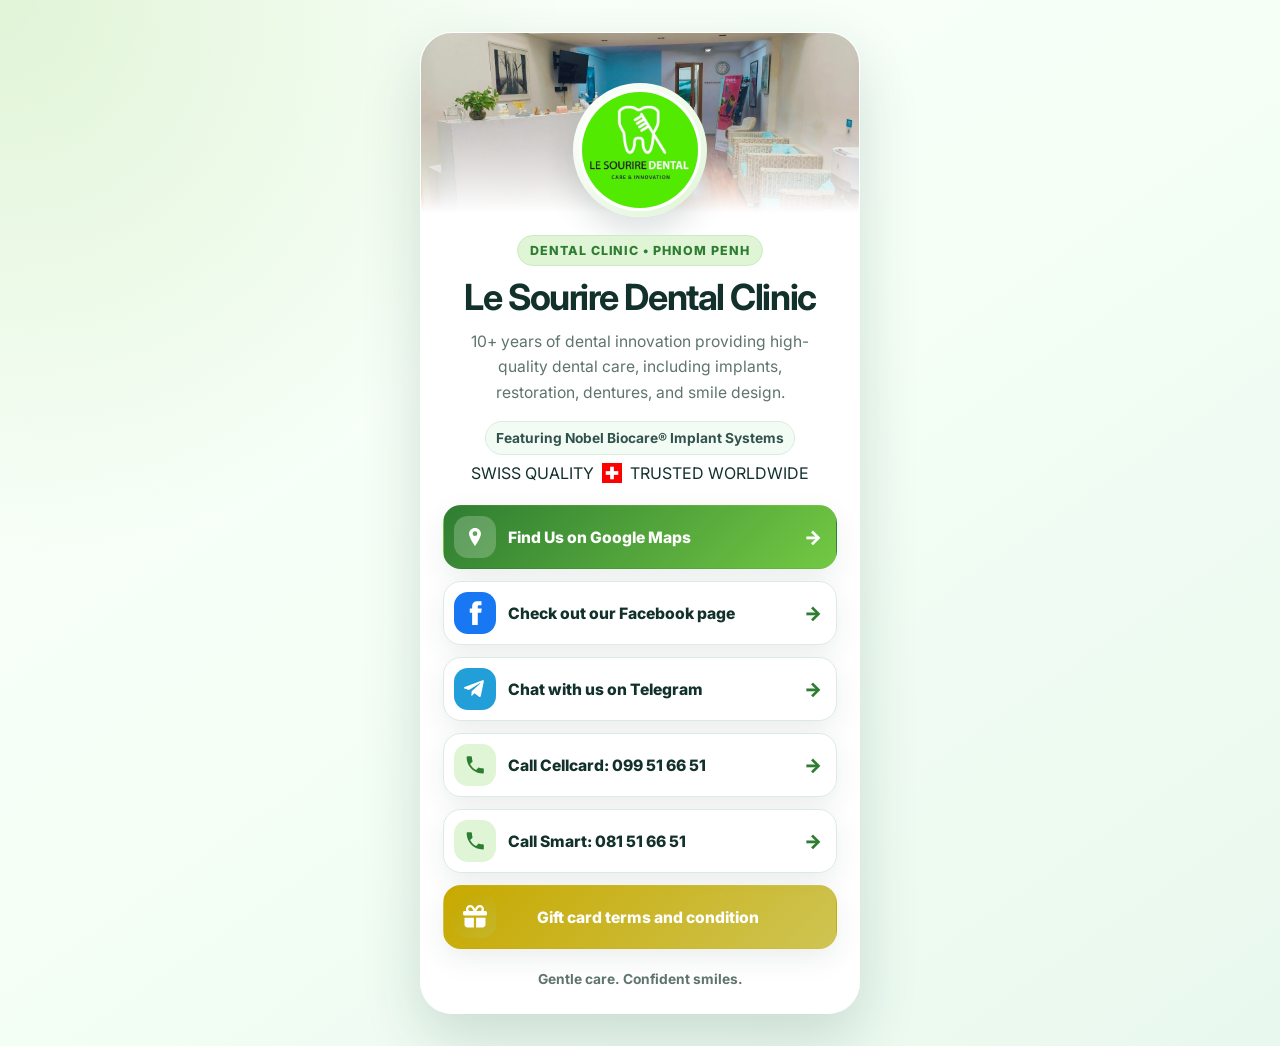
<file: index.html>
<!DOCTYPE html>
<html lang="en">
<head>
    <meta charset="UTF-8">
    <meta name="viewport" content="width=device-width, initial-scale=1.0">
    <meta name="description" content="Le Sourire Dental Clinic contact links, booking, Facebook, Telegram, phone, and location.">
    <title>Le Sourire Dental Clinic | Links</title>
    <link rel="preconnect" href="https://fonts.googleapis.com">
    <link rel="preconnect" href="https://fonts.gstatic.com" crossorigin>
    <link href="https://fonts.googleapis.com/css2?family=Inter:wght@400;500;600;700;800&display=swap" rel="stylesheet">
    <link rel="stylesheet" href="style.css">
</head>
<body>
    
    <main class="page-shell">
        <section class="card" aria-label="Le Sourire Dental Clinic links">
            <div class="profile-wrap">
                <img src="profile.jpg" alt="Le Sourire Dental Clinic" class="profile">
            </div>

            <p class="eyebrow">Dental Clinic • Phnom Penh</p>
            <h1>Le Sourire Dental Clinic</h1>
            <p class="bio">
                10+ years of dental innovation providing high-quality dental care, including implants, restoration, dentures, and smile design.
            </p>

            <div class="feature-note">
                <span>Featuring Nobel Biocare® Implant Systems</span>
                SWISS QUALITY <img src="swiss.jpg" alt="Badge" class="swiss-badge"> TRUSTED WORLDWIDE 
            </div>

            <div class="links" aria-label="Contact links">
                <a class="link-button primary" href="https://www.google.com/maps/place/Le+Sourire+Dental/@11.5698077,104.9002228,17z/data=!4m7!3m6!1s0x310951726fc74d43:0x40fe84379cc8e3ce!4b1!8m2!3d11.5698077!4d104.9027977!16s%2Fg%2F11c4sbbyhh?entry=ttu&g_ep=EgoyMDI2MDYyOC4wIKXMDSoASAFQAw%3D%3D" target="_blank" rel="noopener noreferrer" aria-label="Open Le Sourire Dental Clinic on Google Maps">
                    <span class="icon" aria-hidden="true">
                        <svg viewBox="0 0 24 24" role="img"><path d="M12 2.25c-3.59 0-6.5 2.75-6.5 6.14 0 4.37 6.5 13.36 6.5 13.36s6.5-8.99 6.5-13.36c0-3.39-2.91-6.14-6.5-6.14Zm0 8.79a2.62 2.62 0 1 1 0-5.24 2.62 2.62 0 0 1 0 5.24Z"/></svg>
                    </span>
                    <span>Find Us on Google Maps</span>
                    <span class="arrow" aria-hidden="true">→</span>
                </a>

                <a class="link-button facebook" href="https://www.facebook.com/lesouriredental" target="_blank" rel="noopener noreferrer" aria-label="Open Le Sourire Dental Clinic Facebook page">
                    <span class="icon" aria-hidden="true">
                        <svg viewBox="0 0 24 24" role="img"><path d="M14.2 8.4V6.9c0-.72.17-1.08 1.08-1.08h1.92V2.5h-2.88c-3.42 0-4.62 1.62-4.62 4.38V8.4H7.8v3.42h1.9V21.5h4.5v-9.68h2.76l.42-3.42H14.2Z"/></svg>
                    </span>
                    <span>Check out our Facebook page</span>
                    <span class="arrow" aria-hidden="true">→</span>
                </a>

                <a class="link-button telegram" href="https://t.me/+85599516651" target="_blank" rel="noopener noreferrer" aria-label="Message Le Sourire Dental Clinic on Telegram">
                    <span class="icon" aria-hidden="true">
                        <svg viewBox="0 0 24 24" role="img"><path d="M21.58 4.04 18.3 19.5c-.25 1.1-.9 1.37-1.82.85l-5.03-3.71-2.43 2.34c-.27.27-.5.5-1.02.5l.36-5.13 9.34-8.44c.41-.36-.09-.56-.63-.2L5.52 12.98.55 11.43c-1.08-.34-1.1-1.08.23-1.6L20.2 2.34c.9-.33 1.7.22 1.38 1.7Z"/></svg>
                    </span>
                    <span>Chat with us on Telegram</span>
                    <span class="arrow" aria-hidden="true">→</span>
                </a>

                <a class="link-button" href="tel:+85599516651" aria-label="Call Cellcard number 099 51 66 51">
                    <span class="icon" aria-hidden="true">
                        <svg viewBox="0 0 24 24" role="img"><path d="M6.62 10.79c1.44 2.84 3.75 5.15 6.59 6.59l2.2-2.2c.3-.3.74-.4 1.13-.27 1.24.41 2.57.63 3.96.63.62 0 1.12.5 1.12 1.12v3.49c0 .62-.5 1.12-1.12 1.12C10.78 21.27 2.88 13.38 2.88 3.65c0-.62.5-1.12 1.12-1.12h3.5c.62 0 1.12.5 1.12 1.12 0 1.39.22 2.72.63 3.96.12.39.03.83-.28 1.13l-2.35 2.05Z"/></svg>
                    </span>
                    <span>Call Cellcard: 099 51 66 51</span>
                    <span class="arrow" aria-hidden="true">→</span>
                </a>

                <a class="link-button" href="tel:+85581516651" aria-label="Call Smart number 081 51 66 51">
                    <span class="icon" aria-hidden="true">
                        <svg viewBox="0 0 24 24" role="img"><path d="M6.62 10.79c1.44 2.84 3.75 5.15 6.59 6.59l2.2-2.2c.3-.3.74-.4 1.13-.27 1.24.41 2.57.63 3.96.63.62 0 1.12.5 1.12 1.12v3.49c0 .62-.5 1.12-1.12 1.12C10.78 21.27 2.88 13.38 2.88 3.65c0-.62.5-1.12 1.12-1.12h3.5c.62 0 1.12.5 1.12 1.12 0 1.39.22 2.72.63 3.96.12.39.03.83-.28 1.13l-2.35 2.05Z"/></svg>
                    </span>
                    <span>Call Smart: 081 51 66 51</span>
                    <span class="arrow" aria-hidden="true">→</span>
                </a>
                <a class="link-button present" href="giftcard_terms.html"rel="noopener noreferrer" aria-label="Message Le Sourire Dental Clinic on Telegram">
                    <span class="icon present" aria-hidden="true">
                        <svg xmlns="http://www.w3.org/2000/svg" viewBox="0 0 640 640" siz><!--!Font Awesome Free v7.3.0 by @fontawesome - https://fontawesome.com License - https://fontawesome.com/license/free Copyright 2026 Fonticons, Inc.--><path d="M385.5 132.8C393.1 119.9 406.9 112 421.8 112L424 112C446.1 112 464 129.9 464 152C464 174.1 446.1 192 424 192L350.7 192L385.5 132.8zM254.5 132.8L289.3 192L216 192C193.9 192 176 174.1 176 152C176 129.9 193.9 112 216 112L218.2 112C233.1 112 247 119.9 254.5 132.8zM344.1 108.5L320 149.5L295.9 108.5C279.7 80.9 250.1 64 218.2 64L216 64C167.4 64 128 103.4 128 152C128 166.4 131.5 180 137.6 192L96 192C78.3 192 64 206.3 64 224L64 256C64 273.7 78.3 288 96 288L544 288C561.7 288 576 273.7 576 256L576 224C576 206.3 561.7 192 544 192L502.4 192C508.5 180 512 166.4 512 152C512 103.4 472.6 64 424 64L421.8 64C389.9 64 360.3 80.9 344.1 108.4zM544 336L344 336L344 544L480 544C515.3 544 544 515.3 544 480L544 336zM296 336L96 336L96 480C96 515.3 124.7 544 160 544L296 544L296 336z"/></svg>
                    </span>
                    <span>Gift card terms and condition</span>
                </a>
            </div>

            <p class="footer-text">Gentle care. Confident smiles.</p>
        </section>
    </main>
</body>
</html>
</file>
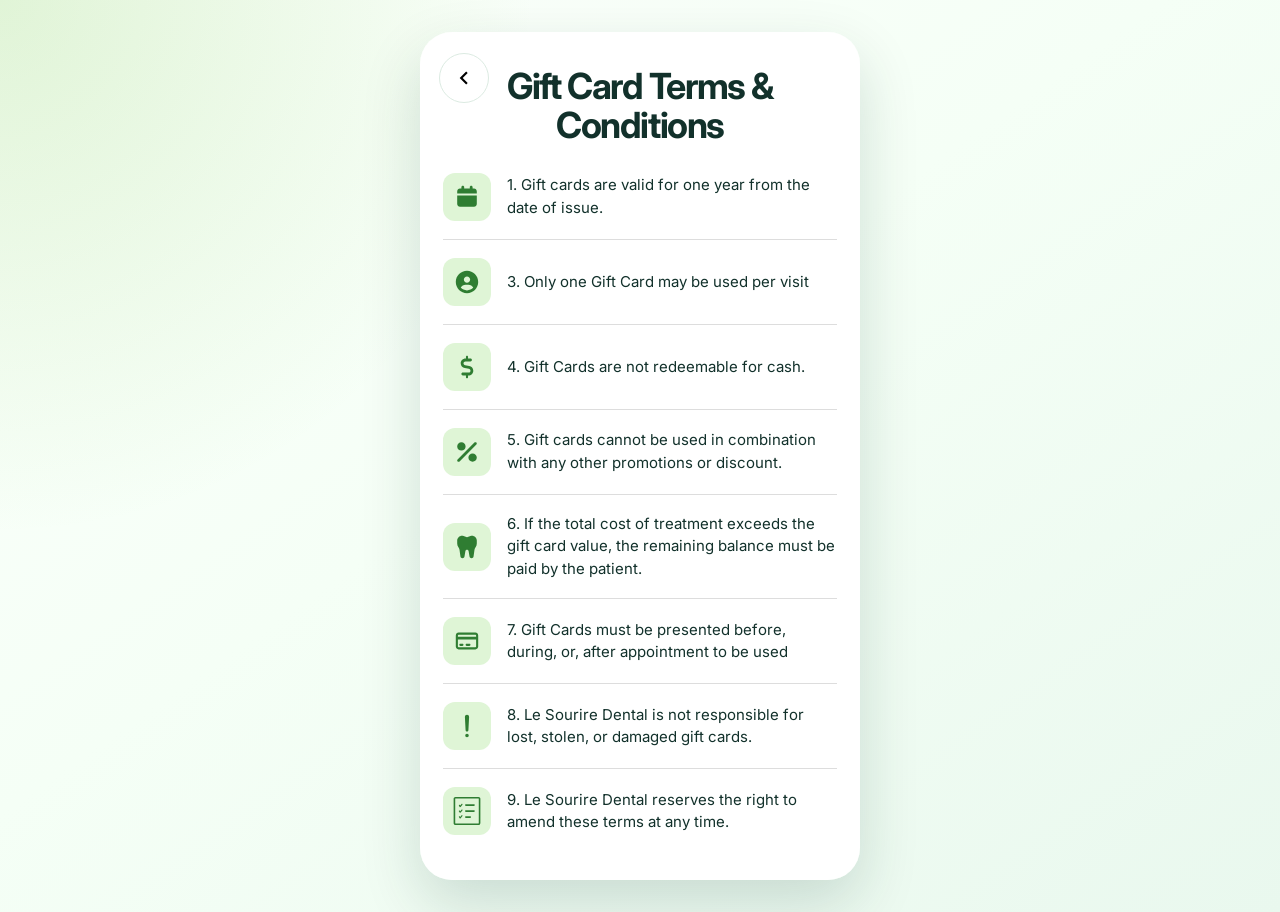
<file: giftcard_terms.html>
<!DOCTYPE html>
<html lang="en">
<head>
    <meta charset="UTF-8">
    <meta name="viewport" content="width=device-width, initial-scale=1.0">
    <title>Gift Card Terms & Conditions</title>

    <link rel="preconnect" href="https://fonts.googleapis.com">
    <link rel="preconnect" href="https://fonts.gstatic.com" crossorigin>
    <link href="https://fonts.googleapis.com/css2?family=Inter:wght@400;500;600;700;800&display=swap" rel="stylesheet">

    <link rel="stylesheet" href="style.css">
    
</head>
<body>

<main class="page-shell">
    


    <section class="card-giftcard">
        <a href="index.html" class="floating-back" aria-label="Go back" rel="noopener">
            <svg viewBox="0 0 24 24">
                <path d="M15.41 7.41 14 6l-6 6 6 6 1.41-1.41L10.83 12z"/>
            </svg>
        </a>
        <h1 style="margin-bottom:10px;">Gift Card Terms & Conditions</h1>

        

        <!-- Rule 1 -->
        <div class="gift-rule">
            <span class="icon-giftcard">
                <svg xmlns="http://www.w3.org/2000/svg" viewBox="0 0 640 640" fill="currentColor">
                    <path d="M224 64C206.3 64 192 78.3 192 96L192 128L160 128C124.7 128 96 156.7 96 192L96 240L544 240L544 192C544 156.7 515.3 128 480 128L448 128L448 96C448 78.3 433.7 64 416 64C398.3 64 384 78.3 384 96L384 128L256 128L256 96C256 78.3 241.7 64 224 64zM96 288L96 480C96 515.3 124.7 544 160 544L480 544C515.3 544 544 515.3 544 480L544 288L96 288z"/>
                </svg>
            </span>
            <span>1. Gift cards are valid for one year from the date of issue.</span>
        </div>

        <!-- Rule 2 -->
        <div class="gift-rule">
            <span class="icon-giftcard">
                <svg xmlns="http://www.w3.org/2000/svg" viewBox="0 0 640 640" fill="currentColor">
                    <path d="M463 448.2C440.9 409.8 399.4 384 352 384L288 384C240.6 384 199.1 409.8 177 448.2C212.2 487.4 263.2 512 320 512C376.8 512 427.8 487.3 463 448.2zM64 320C64 178.6 178.6 64 320 64C461.4 64 576 178.6 576 320C576 461.4 461.4 576 320 576C178.6 576 64 461.4 64 320zM320 336C359.8 336 392 303.8 392 264C392 224.2 359.8 192 320 192C280.2 192 248 224.2 248 264C248 303.8 280.2 336 320 336z"/>
                </svg>
            </span>
            <span>3. Only one Gift Card may be used per visit</span>
        </div>

        <!-- Rule 3 -->
        <div class="gift-rule">
            <span class="icon-giftcard"><svg xmlns="http://www.w3.org/2000/svg" viewBox="0 0 640 640"><!--!Font Awesome Free v7.3.0 by @fontawesome - https://fontawesome.com License - https://fontawesome.com/license/free Copyright 2026 Fonticons, Inc.--><path d="M296 88C296 74.7 306.7 64 320 64C333.3 64 344 74.7 344 88L344 128L400 128C417.7 128 432 142.3 432 160C432 177.7 417.7 192 400 192L285.1 192C260.2 192 240 212.2 240 237.1C240 259.6 256.5 278.6 278.7 281.8L370.3 294.9C424.1 302.6 464 348.6 464 402.9C464 463.2 415.1 512 354.9 512L344 512L344 552C344 565.3 333.3 576 320 576C306.7 576 296 565.3 296 552L296 512L224 512C206.3 512 192 497.7 192 480C192 462.3 206.3 448 224 448L354.9 448C379.8 448 400 427.8 400 402.9C400 380.4 383.5 361.4 361.3 358.2L269.7 345.1C215.9 337.5 176 291.4 176 237.1C176 176.9 224.9 128 285.1 128L296 128L296 88z"/></svg></span>
            <span>4. Gift Cards are not redeemable for cash.</span>
        </div>

        <!-- Rule 4 -->
        <div class="gift-rule">
            <span class="icon-giftcard"><svg xmlns="http://www.w3.org/2000/svg" viewBox="0 0 640 640"><!--!Font Awesome Free v7.3.0 by @fontawesome - https://fontawesome.com License - https://fontawesome.com/license/free Copyright 2026 Fonticons, Inc.--><path d="M288 192C288 139 245 96 192 96C139 96 96 139 96 192C96 245 139 288 192 288C245 288 288 245 288 192zM544 448C544 395 501 352 448 352C395 352 352 395 352 448C352 501 395 544 448 544C501 544 544 501 544 448zM534.6 150.6C547.1 138.1 547.1 117.8 534.6 105.3C522.1 92.8 501.8 92.8 489.3 105.3L105.3 489.3C92.8 501.8 92.8 522.1 105.3 534.6C117.8 547.1 138.1 547.1 150.6 534.6L534.6 150.6z"/></svg></span>
            <span>5. Gift cards cannot be used in combination with any other promotions or discount.</span>
        </div>

        <!-- Rule 5 -->
        <div class="gift-rule">
            <span class="icon-giftcard"><svg xmlns="http://www.w3.org/2000/svg" viewBox="0 0 640 640"><!--!Font Awesome Free v7.3.0 by @fontawesome - https://fontawesome.com License - https://fontawesome.com/license/free Copyright 2026 Fonticons, Inc.--><path d="M241 69.7L320 96L399 69.7C410.3 65.9 422 64 433.9 64C494.7 64 544 113.3 544 174.1L544 242.6C544 272 534.5 300.7 516.8 324.2L515.7 325.7C502.8 342.9 494.4 363.1 491.4 384.4L469.7 535.9C466.4 558.9 446.7 576 423.5 576C400.7 576 381.2 559.5 377.5 537L357.3 415.6C354.3 397.4 338.5 384 320 384C301.5 384 285.8 397.4 282.7 415.6L262.5 537C258.7 559.5 239.3 576 216.5 576C193.3 576 173.6 558.9 170.3 535.9L148.6 384.5C145.6 363.2 137.2 343 124.3 325.8L123.2 324.3C105.5 300.7 96 272.1 96 242.7L96 174.2C96 113.3 145.3 64 206.1 64C218 64 229.7 65.9 241 69.7z"/></svg></span>
            <span>6. If the total cost of treatment exceeds the gift card value, the remaining balance must be paid by the patient.</span>
        </div>

        <!-- Rule 6 -->
        <div class="gift-rule">
            <span class="icon-giftcard"><svg xmlns="http://www.w3.org/2000/svg" viewBox="0 0 640 640"><!--!Font Awesome Free v7.3.0 by @fontawesome - https://fontawesome.com License - https://fontawesome.com/license/free Copyright 2026 Fonticons, Inc.--><path d="M512 176C520.8 176 528 183.2 528 192L528 224L112 224L112 192C112 183.2 119.2 176 128 176L512 176zM528 288L528 448C528 456.8 520.8 464 512 464L128 464C119.2 464 112 456.8 112 448L112 288L528 288zM128 128C92.7 128 64 156.7 64 192L64 448C64 483.3 92.7 512 128 512L512 512C547.3 512 576 483.3 576 448L576 192C576 156.7 547.3 128 512 128L128 128zM144 408C144 421.3 154.7 432 168 432L216 432C229.3 432 240 421.3 240 408C240 394.7 229.3 384 216 384L168 384C154.7 384 144 394.7 144 408zM288 408C288 421.3 298.7 432 312 432L376 432C389.3 432 400 421.3 400 408C400 394.7 389.3 384 376 384L312 384C298.7 384 288 394.7 288 408z"/></svg></span>
            <span>7. Gift Cards must be presented before, during, or, after appointment to be used</span>
        </div>

        <!-- Rule 8 -->
        <div class="gift-rule">
            <span class="icon-giftcard"><svg xmlns="http://www.w3.org/2000/svg" viewBox="0 0 640 640"><!--!Font Awesome Free v7.3.0 by @fontawesome - https://fontawesome.com License - https://fontawesome.com/license/free Copyright 2026 Fonticons, Inc.--><path d="M320 496C342.1 496 360 513.9 360 536C360 558.1 342.1 576 320 576C297.9 576 280 558.1 280 536C280 513.9 297.9 496 320 496zM320 64C346.5 64 368 85.5 368 112C368 112.6 368 113.1 368 113.7L352 417.7C351.1 434.7 337 448 320 448C303 448 289 434.7 288 417.7L272 113.7C272 113.1 272 112.6 272 112C272 85.5 293.5 64 320 64z"/></svg></span>
            <span>8. Le Sourire Dental is not responsible for lost, stolen, or damaged gift cards.</span>
        </div>

        <!-- Rule 9 -->
        <div class="gift-rule">
            <span class="icon-giftcard"><?xml version="1.0" encoding="utf-8"?><svg version="1.1" id="Layer_1" xmlns="http://www.w3.org/2000/svg" xmlns:xlink="http://www.w3.org/1999/xlink" x="0px" y="0px" viewBox="0 0 117.45 122.88" style="enable-background:new 0 0 117.45 122.88" xml:space="preserve"><g><path d="M53.4,91.75c-1.96,0-3.54-1.59-3.54-3.54s1.59-3.54,3.54-3.54h19.85c1.96,0,3.54,1.59,3.54,3.54s-1.59,3.54-3.54,3.54H53.4 L53.4,91.75z M23.23,88.24c-0.8-1.2-0.48-2.82,0.72-3.63c1.2-0.8,2.82-0.48,3.63,0.72L29,87.45l5.65-6.88 c0.92-1.11,2.56-1.27,3.68-0.36c1.11,0.92,1.27,2.56,0.36,3.68l-7.82,9.51c-0.17,0.22-0.38,0.42-0.62,0.58 c-1.2,0.8-2.82,0.48-3.63-0.72L23.23,88.24L23.23,88.24z M23.23,63.34c-0.8-1.2-0.48-2.82,0.72-3.63c1.2-0.8,2.82-0.48,3.63,0.72 L29,62.55l5.65-6.88c0.92-1.11,2.56-1.27,3.68-0.36c1.11,0.92,1.27,2.56,0.36,3.68l-7.82,9.51c-0.17,0.22-0.38,0.42-0.62,0.58 c-1.2,0.8-2.82,0.48-3.63-0.72L23.23,63.34L23.23,63.34z M23.23,38.43c-0.8-1.2-0.48-2.82,0.72-3.63c1.2-0.8,2.82-0.48,3.63,0.72 L29,37.64l5.65-6.88c0.92-1.11,2.56-1.27,3.68-0.36c1.11,0.92,1.27,2.56,0.36,3.68l-7.82,9.51c-0.17,0.22-0.38,0.42-0.62,0.58 c-1.2,0.8-2.82,0.48-3.63-0.72L23.23,38.43L23.23,38.43z M53.4,39.03c-1.96,0-3.54-1.59-3.54-3.54s1.59-3.54,3.54-3.54h36.29 c1.96,0,3.54,1.59,3.54,3.54s-1.59,3.54-3.54,3.54H53.4L53.4,39.03z M8.22,0h101.02c2.27,0,4.33,0.92,5.81,2.4 c1.48,1.48,2.4,3.54,2.4,5.81v106.44c0,2.27-0.92,4.33-2.4,5.81c-1.48,1.48-3.54,2.4-5.81,2.4H8.22c-2.27,0-4.33-0.92-5.81-2.4 C0.92,119,0,116.93,0,114.66V8.22C0,5.95,0.92,3.88,2.4,2.4C3.88,0.92,5.95,0,8.22,0L8.22,0z M109.24,7.08H8.22 c-0.32,0-0.61,0.13-0.82,0.34c-0.21,0.21-0.34,0.5-0.34,0.82v106.44c0,0.32,0.13,0.61,0.34,0.82c0.21,0.21,0.5,0.34,0.82,0.34 h101.02c0.32,0,0.61-0.13,0.82-0.34c0.21-0.21,0.34-0.5,0.34-0.82V8.24c0-0.32-0.13-0.61-0.34-0.82 C109.84,7.21,109.55,7.08,109.24,7.08L109.24,7.08z M53.4,65.39c-1.96,0-3.54-1.59-3.54-3.54s1.59-3.54,3.54-3.54h36.29 c1.96,0,3.54,1.59,3.54,3.54s-1.59,3.54-3.54,3.54H53.4L53.4,65.39z"/></g></svg></span>
            <span>9. Le Sourire Dental reserves the right to amend these terms at any time.</span>
        </div>

    </section>

</main>

</body>
</html>
</file>
<file: style.css>
:root{
    --bg-soft:#f5fff6;
    --bg-mint:#e9f8ee;
    --card:#ffffff;
    --text:#12312b;
    --muted:#5f746e;
    --green:#73c943;
    --green-dark:#2f7d32;
    --green-light:#dff5d6;
    --line:#dcebe2;
    --shadow:0 24px 60px rgba(6, 55, 44, 0.16);
    --facebook:#1877f2;
    --telegram:#229ED9;
}

*{
    margin:0;
    padding:0;
    box-sizing:border-box;
}

body{
    min-height:100vh;
    font-family:"Inter", Arial, Helvetica, sans-serif;
    color:var(--text);
    background:
        radial-gradient(circle at top left, rgba(115, 201, 67, 0.20), transparent 34%),
        linear-gradient(145deg, #fcfffc 0%, var(--bg-soft) 45%, var(--bg-mint) 100%);
}

.page-shell{
    width:100%;
    min-height:100vh;
    display:flex;
    align-items:center;
    justify-content:center;
    padding:32px 16px;
}

.card{
    width:100%;
    max-width:440px;
    text-align:center;
    background:rgba(255, 255, 255, 0.96);
    border:1px solid rgba(255, 255, 255, 0.9);
    border-radius:32px;
    padding:34px 22px 26px;
    box-shadow:var(--shadow);
    position:relative;
    overflow:hidden;
}

.card::before{
    content:"";
    position:absolute;
    inset:0 0 auto 0;
    height:180px;

    background:
        linear-gradient(
            to bottom,
            rgba(255,255,255,0) 45%,
            rgba(255,255,255,.55) 75%,
            rgba(255,255,255,1) 100%
        ),
        url("background.jpg");

    background-size:cover;
    background-position:center;
    background-repeat:no-repeat;

    z-index:0;
}

.profile-wrap,
.eyebrow,
h1,
.bio,
.contact-note,
.links,
.footer-text{
    position:relative;
    z-index:1;
}

.profile-wrap{
    width:134px;
    height:134px;
    margin:16px auto 18px;
    padding:6px;
    background:linear-gradient(135deg, #ffffff, var(--green-light));
    border-radius:50%;
    box-shadow:0 14px 32px rgba(5, 38, 33, 0.14);
}

.profile{
    width:100%;
    height:100%;
    border-radius:50%;
    object-fit:cover;
    display:block;
    border:3px solid #ffffff;
    background:var(--green-light);
}

.eyebrow{
    display:inline-flex;
    align-items:center;
    justify-content:center;
    gap:8px;
    color:var(--green-dark);
    background:var(--green-light);
    border:1px solid #c9edbe;
    padding:7px 12px;
    border-radius:999px;
    font-size:0.78rem;
    font-weight:800;
    letter-spacing:0.08em;
    text-transform:uppercase;
    margin-bottom:12px;
}

h1{
    font-size:clamp(1.7rem, 8vw, 2.25rem);
    line-height:1.08;
    letter-spacing:-0.04em;
    margin-bottom:12px;
}

.bio{
    color:var(--muted);
    font-size:0.98rem;
    line-height:1.62;
    margin:0 auto 16px;
    max-width:360px;
}

.feature-note{
    display:flex;
    flex-wrap:wrap;
    justify-content:center;
    gap:8px;
    margin-bottom:22px;
}

.feature-note span{
    color:#31534b;
    background:#f3fbf5;
    border:1px solid var(--line);
    padding:8px 10px;
    border-radius:999px;
    font-size:0.86rem;
    font-weight:700;
}

.links{
    display:grid;
    gap:12px;
}

.link-button{
    display:grid;
    grid-template-columns:42px 1fr 22px;
    align-items:center;
    gap:12px;
    width:100%;
    min-height:62px;
    padding:10px 14px 10px 10px;
    text-decoration:none;
    color:var(--text);
    background:#ffffff;
    border:1px solid var(--line);
    border-radius:18px;
    box-shadow:0 10px 28px rgba(8, 54, 45, 0.08);
    font-size:0.98rem;
    font-weight:800;
    text-align:left;
    transition:transform 0.22s ease, box-shadow 0.22s ease, border-color 0.22s ease;
}

.link-button:hover,
.link-button:focus-visible{
    transform:translateY(-3px);
    border-color:#b8e6ae;
    box-shadow:0 18px 34px rgba(8, 54, 45, 0.14);
    outline:none;
}

.link-button.primary{
    color:#ffffff;
    background:linear-gradient(135deg, var(--green-dark), var(--green));
    border-color:transparent;
}

.icon{
    width:42px;
    height:42px;
    display:grid;
    place-items:center;
    border-radius:14px;
    background:var(--green-light);
    color:var(--green-dark);
}

.primary .icon{
    background:rgba(255,255,255,0.22);
    color:#ffffff;
}

.facebook .icon{
    background:var(--facebook);
    color:#ffffff;
}
.facebook .icon svg{
    width: 30px;
    height: 42px;
}
.telegram .icon{
    background:var(--telegram);
    color:#ffffff;
}

.icon svg{
    width:22px;
    height:22px;
    fill:currentColor;
}

.arrow{
    color:var(--green-dark);
    font-size:1.2rem;
    font-weight:900;
    text-align:right;
}

.primary .arrow{
    color:#ffffff;
}

.footer-text{
    color:var(--muted);
    margin-top:22px;
    font-size:0.86rem;
    font-weight:700;
}

@media (max-width:420px){
    .page-shell{
        padding:20px 12px;
    }

    .card{
        border-radius:26px;
        padding:28px 16px 22px;
    }

    .link-button{
        grid-template-columns:40px 1fr 18px;
        font-size:0.93rem;
    }
}

.swiss-badge {
    width: 20px;
    height: 20px;
}

.present {
    
    background: linear-gradient(135deg, rgb(199, 169, 0), rgba(196, 184, 47, 0.826));
    color: #ffffff;
    border-color: transparent;
    text-align: center;
}

.present svg {
    width: 30px;
    height: 42px;
    fill: currentColor;
}

.card-giftcard{
    width:100%;
    max-width:440px;
    text-align:center;
    background:rgba(255, 255, 255, 0.96);
    border:1px solid rgba(255, 255, 255, 0.9);
    border-radius:32px;
    padding:34px 22px 26px;
    box-shadow:var(--shadow);
    position:relative;
    overflow:visible;
}
.link-button-giftcard{
    display:grid;
    grid-template-columns:42px 1fr 22px;
    align-items:center;
    gap:12px;
    width:100%;
    min-height:62px;
    padding:10px 14px 10px 10px;
    text-decoration:none;
    color:var(--text);
    background:#ffffff;
    border:1px solid var(--line);
    border-radius:18px;
    box-shadow:0 10px 28px rgba(8, 54, 45, 0.08);
    font-size:0.98rem;
    font-weight:800;
    text-align:left;
    transition:transform 0.22s ease, box-shadow 0.22s ease, border-color 0.22s ease;
}


.gift-rule{
    font-family: "Inter", Arial, Helvetica, sans-serif;
    text-align: left;
    display:flex;
    align-items:center;      /* vertically centers everything */
    gap:16px;
    padding:18px 0;
    border-bottom:1px solid #ddd;
}

.gift-rule:last-child{
    border-bottom:none;
}

.icon-giftcard{
    width:48px;
    height:48px;
    display:flex;
    align-items:center;
    justify-content:center;
    flex-shrink:0;

    background:var(--green-light);
    border-radius:12px;
    color:var(--green-dark);
}

.icon-giftcard svg{
    width:28px;
    height:28px;
    display:block;
    fill:currentColor;
}

.gift-rule span:last-child{
    flex:1;
    line-height:1.5;
    font-size:15px;
    color:var(--text);
}

.card-giftcard{
    position: relative;
}



     /* override weird inline behavior */
.floating-back{
    position:absolute;
    top:20px;
    left:18px;

    width:50px;
    height:50px;

    display:grid;
    place-items:center;

    border-radius:50%;

    background:#fff;
    color:var(--green-dark);

    text-decoration:none;

    border:1px solid var(--line);

    z-index:10; /* CRITICAL FIX */
}

.floating-back svg{
    width:26px;
    height:26px;
    display:block;
}
.floating-back:hover{
    background:var(--green);
    color:#fff;
    transform:scale(1.08);
}

.floating-back::before{
    content:"";
    position:absolute;
    inset:0;
    border-radius:50%;
}
</file>
